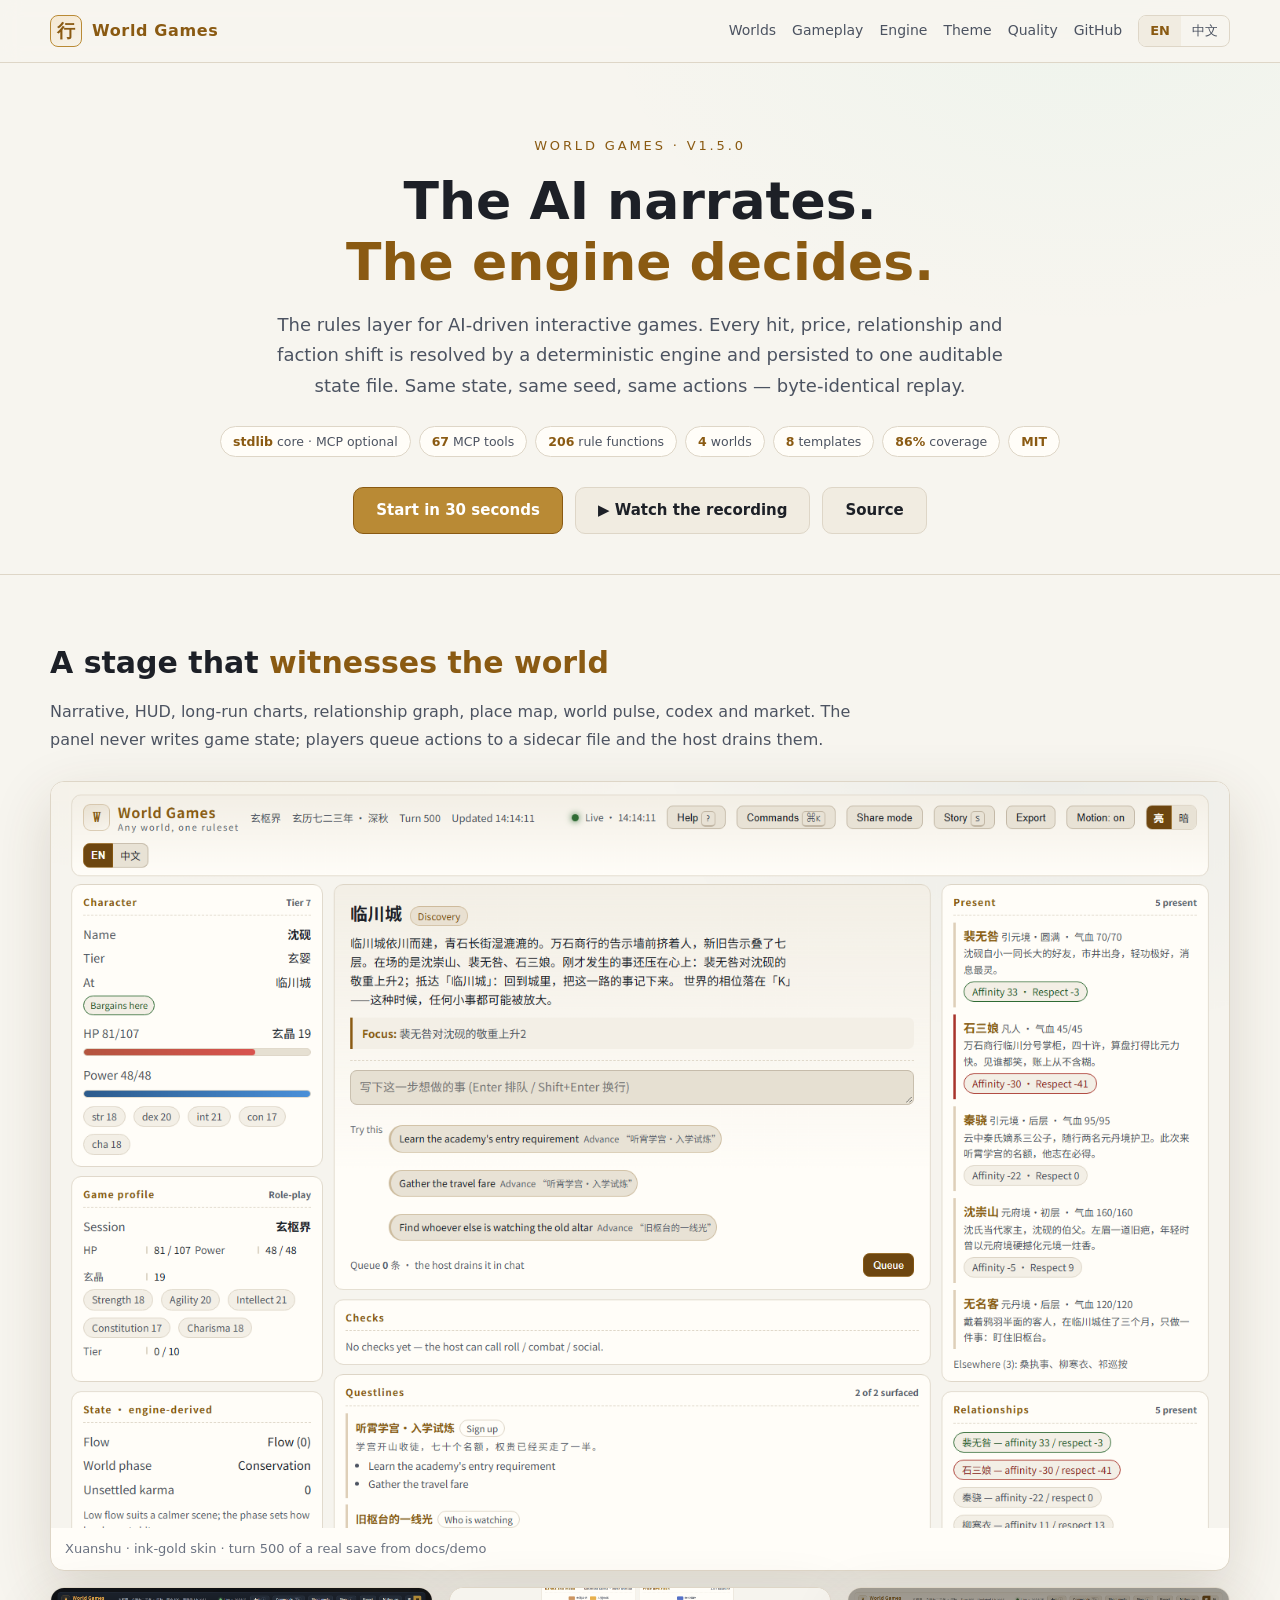
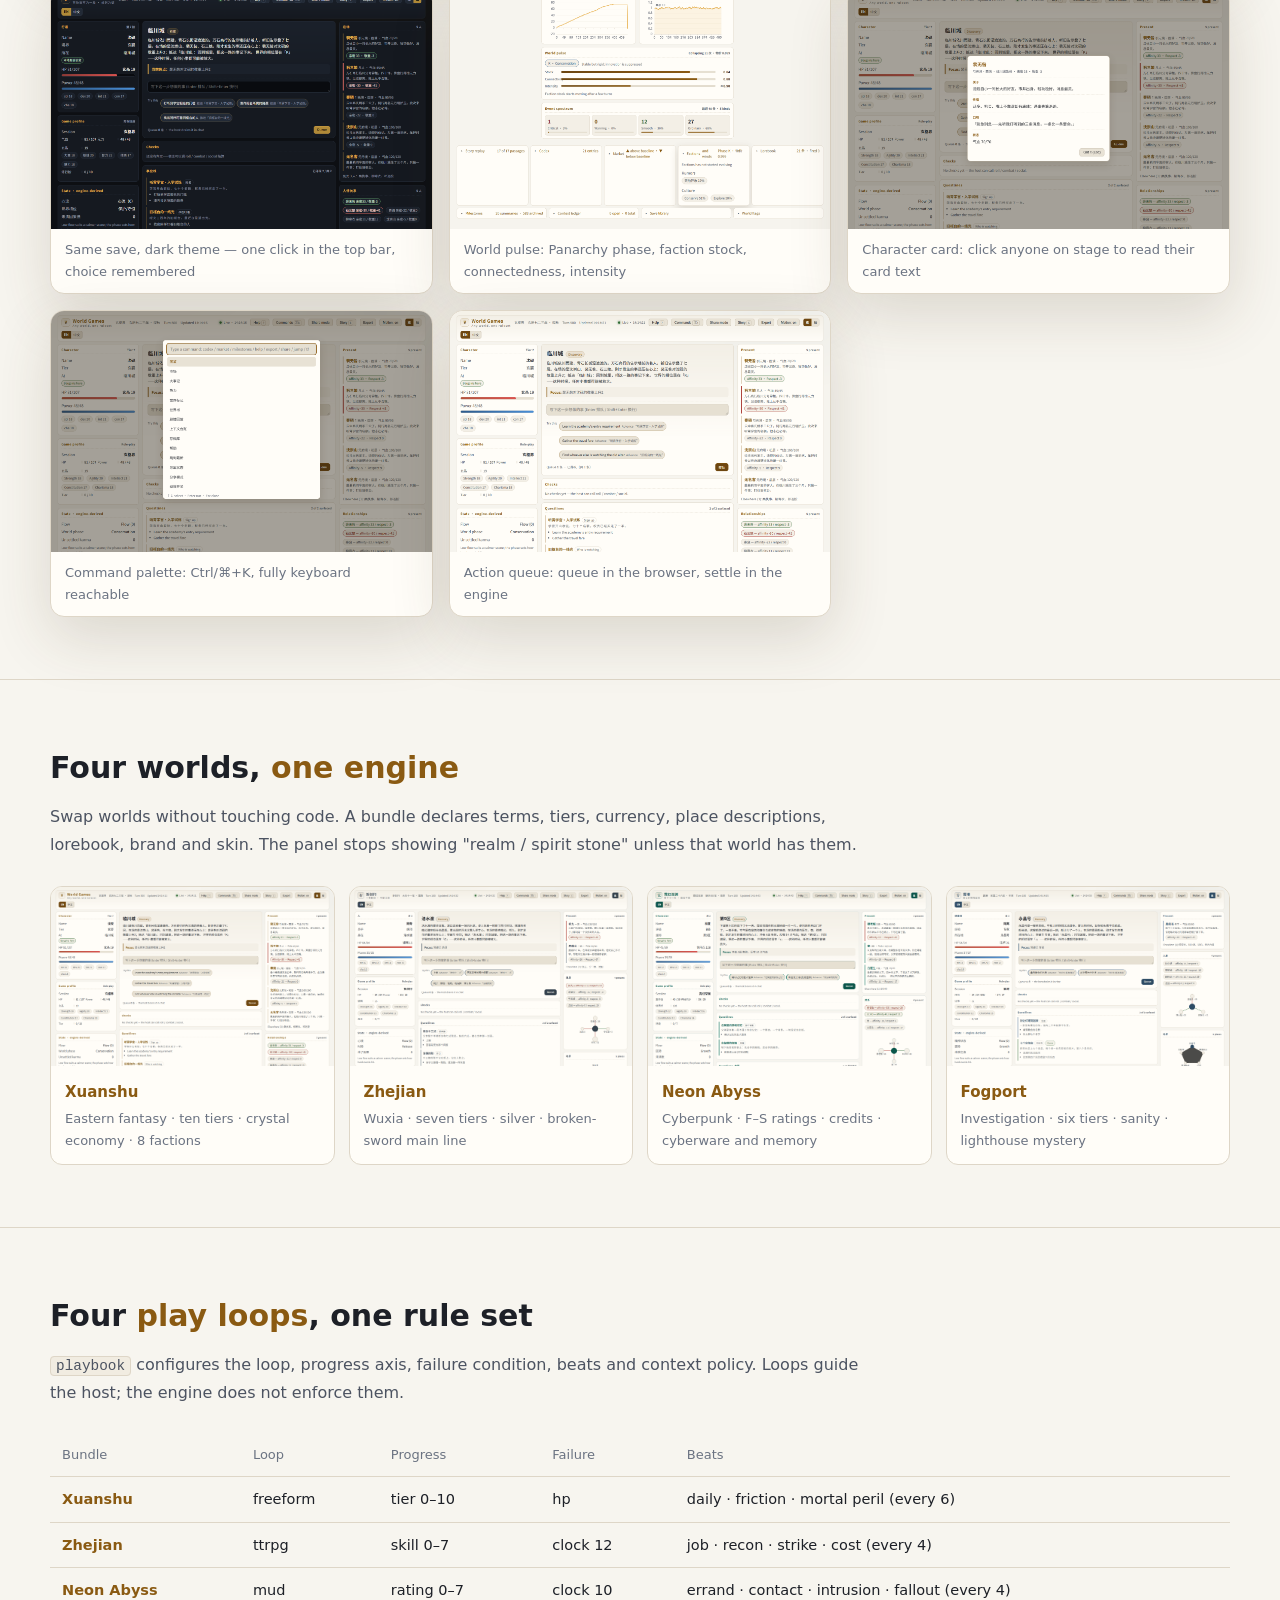
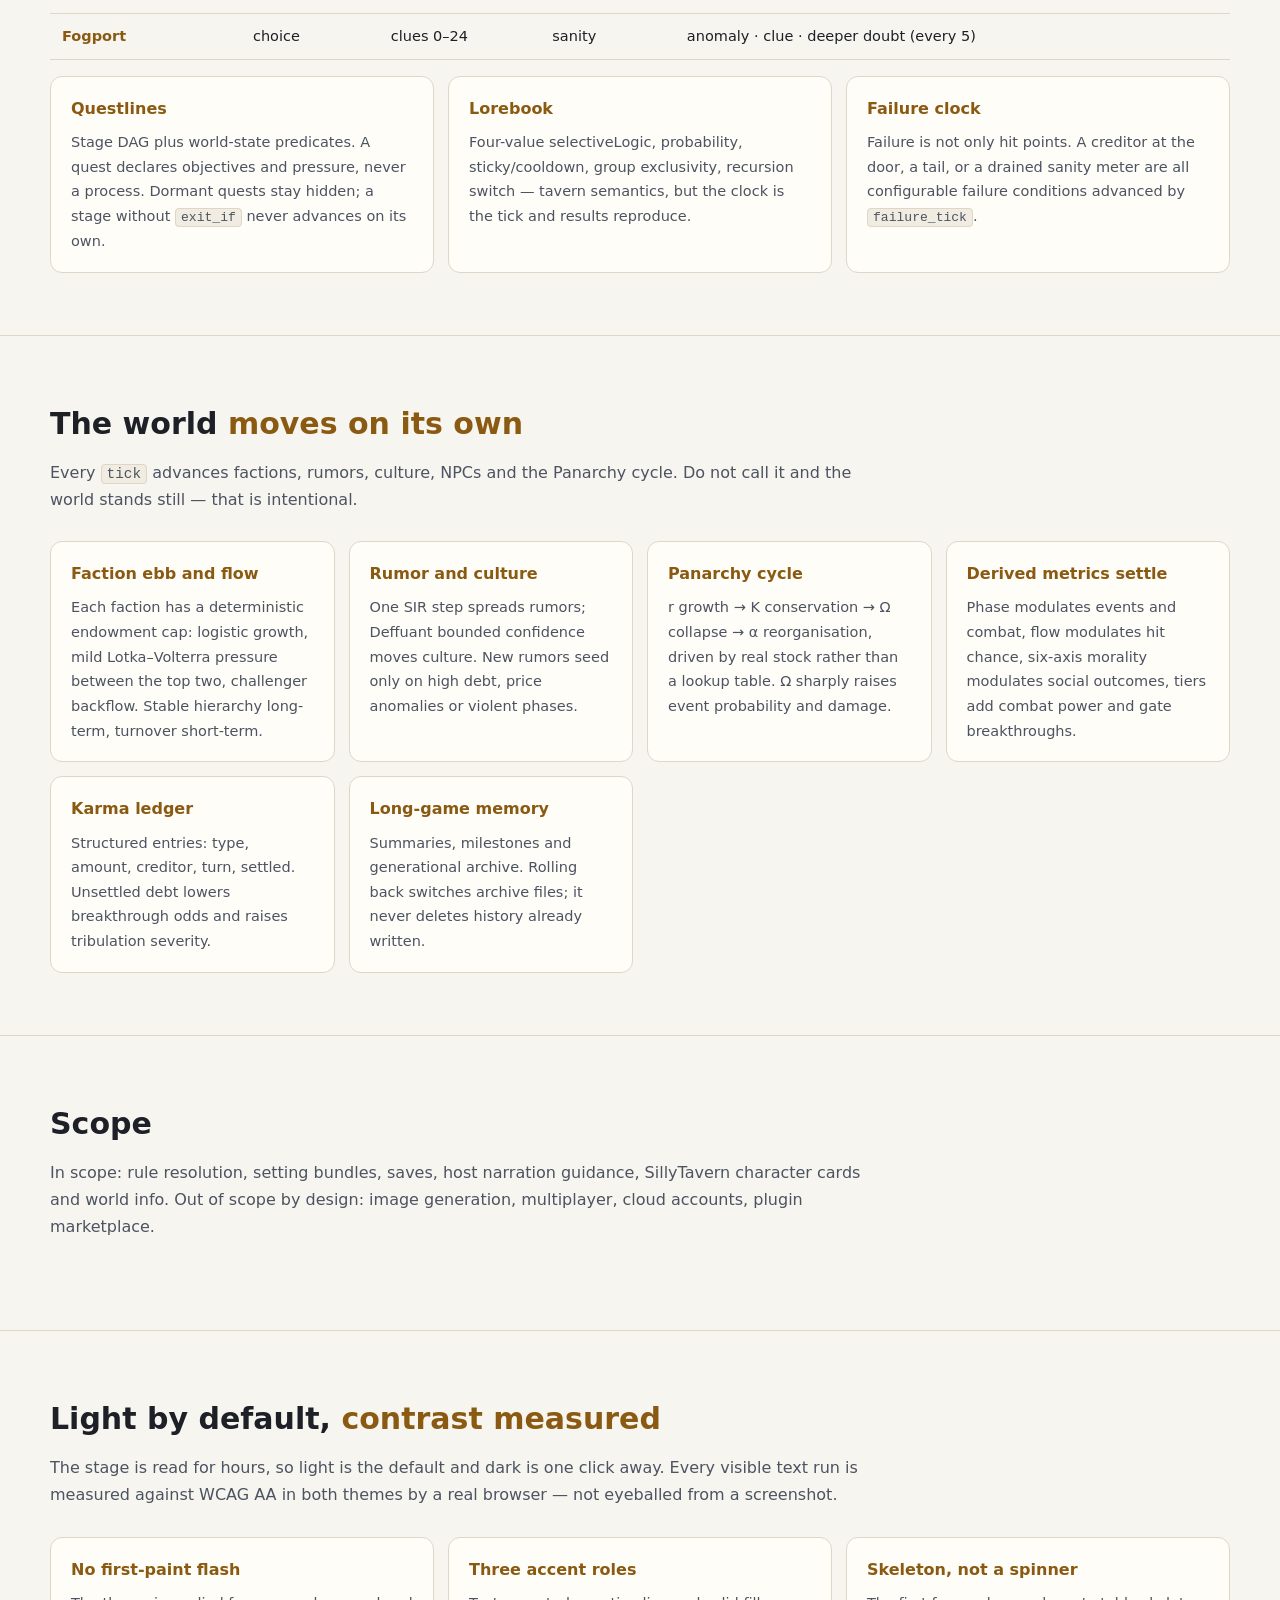
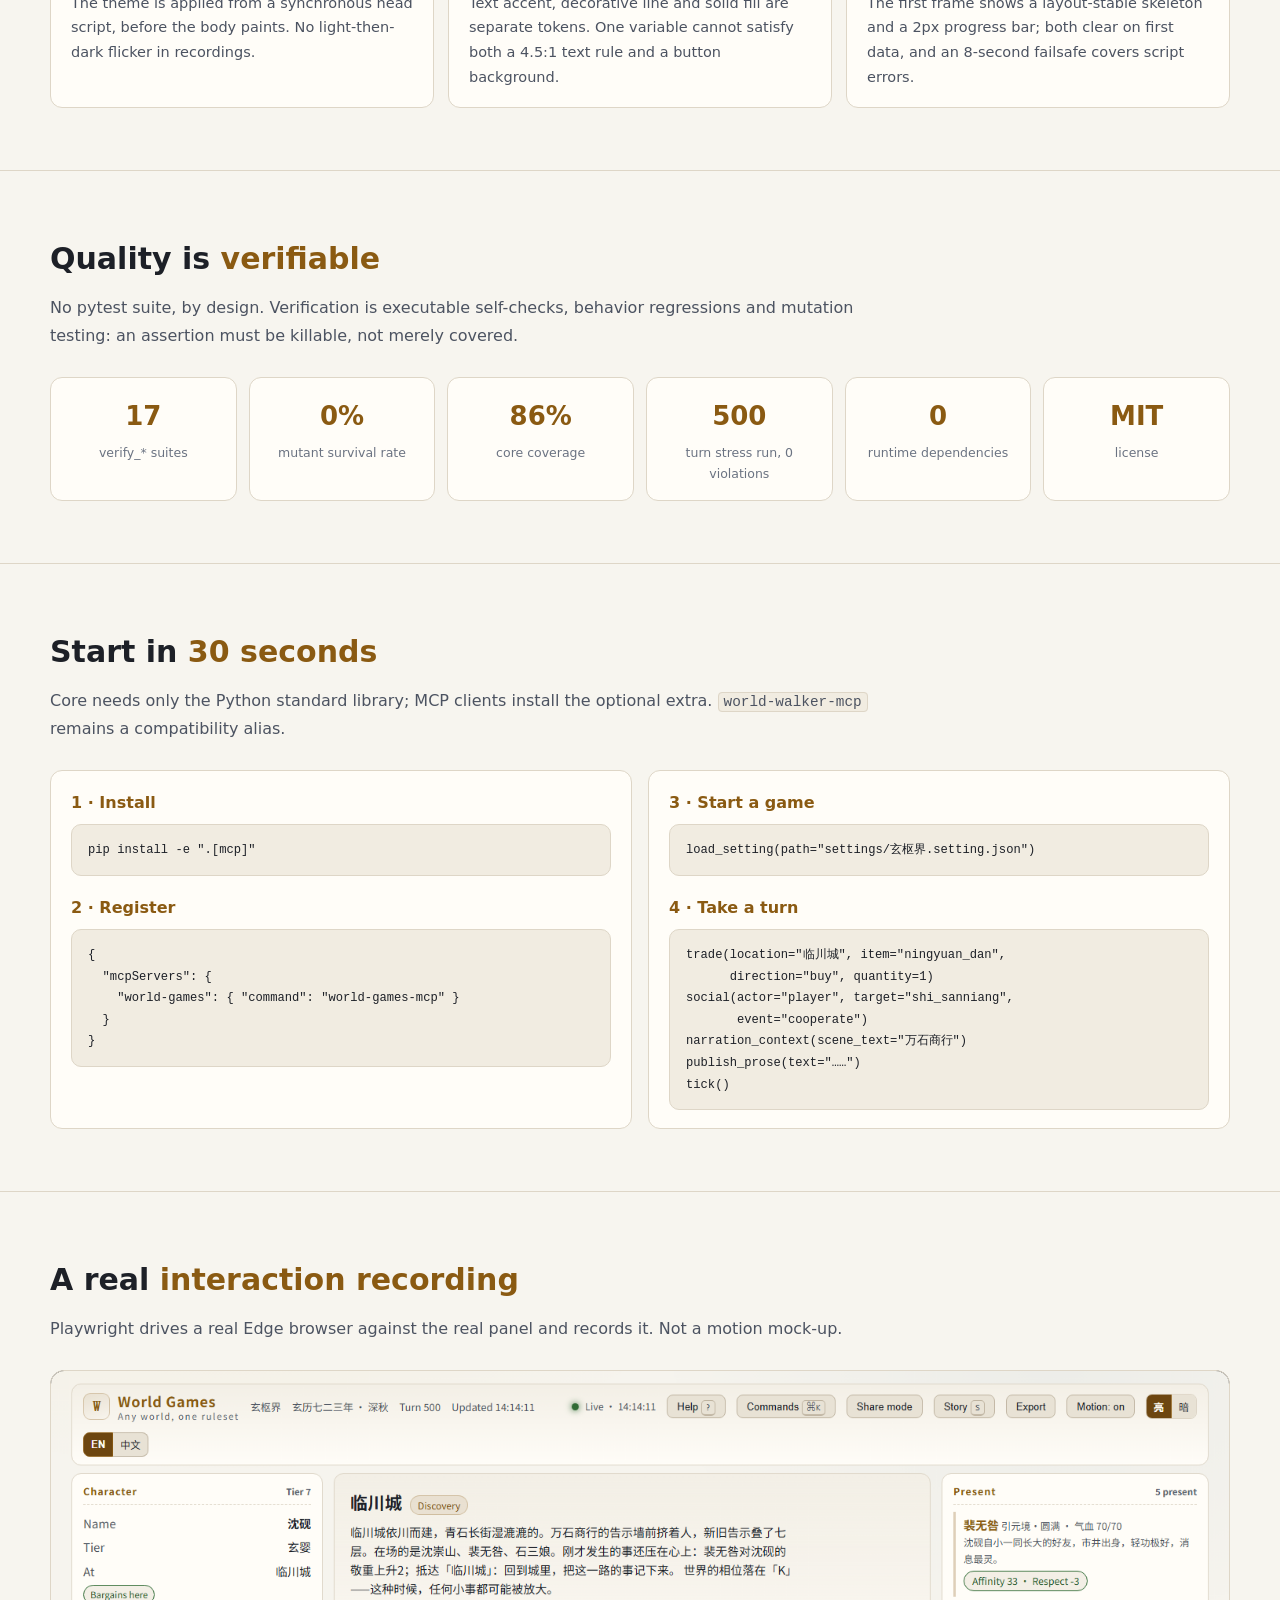
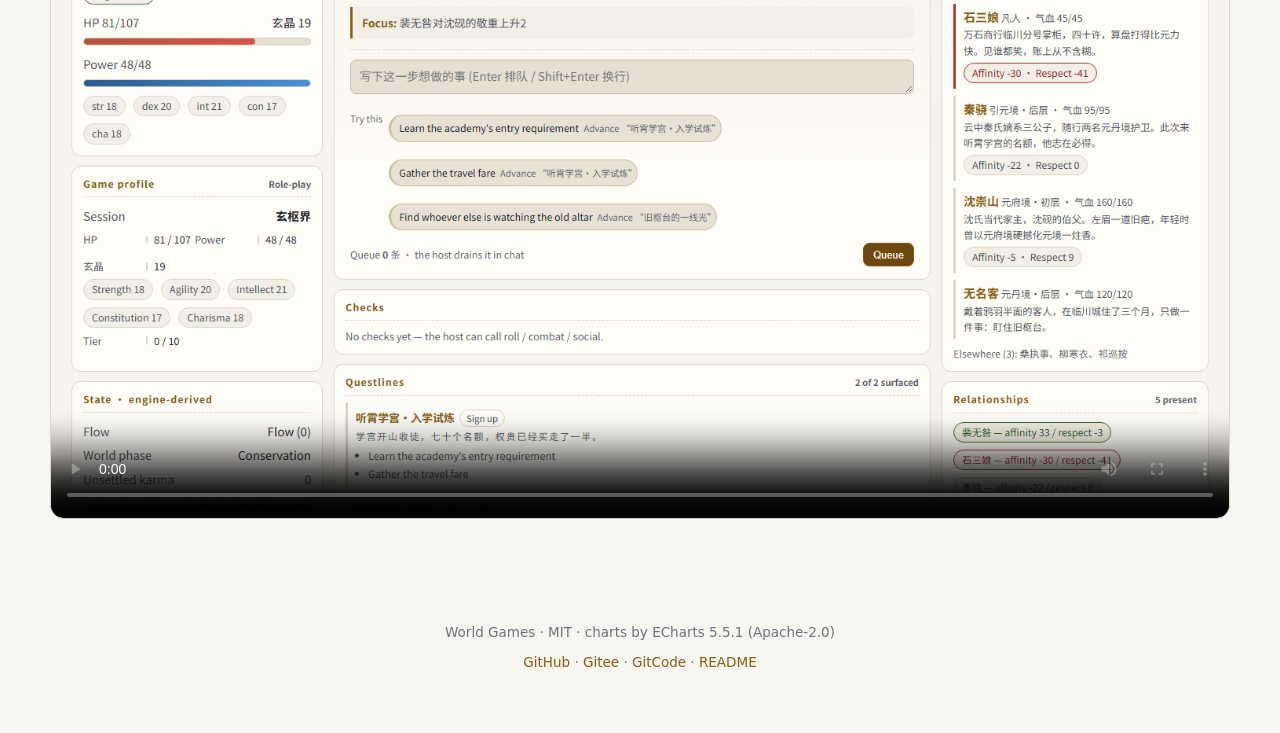
<file: docs/index.html>
<!DOCTYPE html>
<html lang="en">
<head>
<meta charset="UTF-8" />
<meta name="viewport" content="width=device-width, initial-scale=1" />
<title>World Games — the AI narrates, the engine decides</title>
<meta name="description" content="The rules layer for AI-driven interactive games: deterministic rule resolution, 64 MCP tools, a read-only live stage, four playable worlds." />
<meta property="og:title" content="World Games" />
<meta property="og:description" content="The AI narrates. The engine decides. 206 rule functions, 67 MCP tools, 4 playable worlds." />
<meta property="og:image" content="screenshots/stage-xuanshu.png" />
<meta property="og:type" content="website" />
<link rel="icon" href="data:image/svg+xml,%3Csvg xmlns='http://www.w3.org/2000/svg' viewBox='0 0 32 32'%3E%3Crect width='32' height='32' rx='7' fill='%230d0f13'/%3E%3Ctext x='16' y='22.5' font-size='17' text-anchor='middle' fill='%23e8b04b' font-family='serif'%3E%E8%A1%8C%3C/text%3E%3C/svg%3E" />
<style>
  /* 亮色默认，系统偏好暗色时自动切换（Pages 是对外门面，跟随访客环境最稳） */
  :root {
    --bg: #f7f5ef; --surface: #fffdf8; --surface2: #f1ece1; --line: #ded6c7;
    --text: #1d2027; --dim: #4c5361; --faint: #6b7382;
    --accent: #8a5a12; --accent-dim: #b98a35; --danger: #a8342b; --success: #2f6b34;
    --code-bg: #f1ece1; --nav-bg: rgba(247,245,239,.88); --shot-shadow: 0 20px 60px rgba(72,58,34,.16);
    color-scheme: light;
  }
  @media (prefers-color-scheme: dark) {
    :root {
      --bg: #0b0d11; --surface: #141820; --surface2: #1b212b; --line: #2b3341;
      --text: #ecebe6; --dim: #a3abb9; --faint: #7d8695;
      --accent: #e8b04b; --accent-dim: #8a6a2c; --danger: #e06c62; --success: #6fbf73;
      --code-bg: #0a0c10; --nav-bg: rgba(11,13,17,.86); --shot-shadow: 0 20px 60px rgba(0,0,0,.5);
      color-scheme: dark;
    }
  }
  * { box-sizing: border-box; margin: 0; padding: 0; }
  html { scroll-behavior: smooth; }
  body {
    background:
      radial-gradient(1200px 700px at 15% -10%, rgba(232,176,75,.06), transparent 60%),
      radial-gradient(900px 600px at 85% 0%, rgba(79,224,192,.05), transparent 55%),
      var(--bg);
    color: var(--text);
    font: 16px/1.7 system-ui, -apple-system, "Segoe UI", Roboto, sans-serif;
    -webkit-font-smoothing: antialiased;
  }
  a { color: var(--accent); text-decoration: none; }
  a:hover { text-decoration: underline; }
  code, pre { font-family: ui-monospace, "Cascadia Code", Consolas, monospace; }
  pre {
    background: var(--code-bg); border: 1px solid var(--line); border-radius: 10px;
    padding: 14px 16px; overflow: auto; font-size: 13.5px; line-height: 1.6;
  }
  code { background: var(--code-bg); border: 1px solid var(--line); border-radius: 4px;
         padding: 1px 5px; font-size: .9em; }
  pre code { background: none; border: 0; padding: 0; }
  .wrap { width: min(1180px, calc(100% - 40px)); margin: 0 auto; }

  nav {
    position: sticky; top: 0; z-index: 20;
    background: var(--nav-bg); backdrop-filter: blur(10px);
    border-bottom: 1px solid var(--line);
  }
  nav .wrap { display: flex; align-items: center; gap: 18px; height: 62px; flex-wrap: wrap; }
  .brand { display: flex; align-items: center; gap: 10px; }
  .seal {
    width: 32px; height: 32px; display: grid; place-items: center;
    border: 1px solid var(--accent-dim); border-radius: 8px;
    background: linear-gradient(160deg, rgba(232,176,75,.18), rgba(232,176,75,.04));
    color: var(--accent); font-family: Georgia, serif; font-weight: 700; font-size: 18px;
  }
  .brand b { font-size: 16px; color: var(--accent); letter-spacing: .04em; }
  nav .links { margin-left: auto; display: flex; gap: 16px; flex-wrap: wrap; align-items: center; }
  nav .links a { color: var(--dim); font-size: 14px; }
  nav .links a:hover { color: var(--text); }
  .lang { display: inline-flex; border: 1px solid var(--line); border-radius: 8px; overflow: hidden; }
  .lang button {
    background: transparent; border: 0; color: var(--dim); cursor: pointer;
    font: inherit; font-size: 13px; padding: 4px 11px;
  }
  .lang button[aria-pressed="true"] { background: var(--surface2); color: var(--accent); font-weight: 600; }

  header.hero { padding: 72px 0 40px; text-align: center; }
  .eyebrow { color: var(--accent); font-size: 13px; letter-spacing: .22em; text-transform: uppercase; }
  h1 { font-size: clamp(30px, 5vw, 52px); line-height: 1.18; margin: 14px 0 16px; font-weight: 700; }
  h1 .accent { color: var(--accent); }
  .lede { color: var(--dim); font-size: clamp(15px, 1.5vw, 18px); max-width: 760px; margin: 0 auto; }
  .badges { display: flex; gap: 8px; justify-content: center; flex-wrap: wrap; margin: 24px 0 30px; }
  .badge {
    font-size: 12.5px; color: var(--dim); border: 1px solid var(--line);
    background: var(--surface); border-radius: 999px; padding: 4px 12px;
  }
  .badge b { color: var(--accent); font-weight: 600; }
  .cta { display: flex; gap: 12px; justify-content: center; flex-wrap: wrap; }
  .btn {
    display: inline-flex; align-items: center; gap: 8px; min-height: 44px;
    padding: 10px 22px; border-radius: 10px; font-size: 15px; font-weight: 600;
    border: 1px solid var(--line); background: var(--surface2); color: var(--text);
    transition: .18s;
  }
  .btn:hover { text-decoration: none; border-color: var(--accent-dim); transform: translateY(-1px); }
  .btn.primary { background: linear-gradient(180deg, #b98a35, var(--accent-dim)); border-color: var(--accent); color: #fff; }

  section { padding: 62px 0; border-top: 1px solid var(--line); }
  h2 { font-size: clamp(22px, 3vw, 30px); margin-bottom: 10px; }
  h2 .accent { color: var(--accent); }
  .sub { color: var(--dim); margin-bottom: 28px; max-width: 820px; }

  .shot {
    border: 1px solid var(--line); border-radius: 14px; overflow: hidden;
    background: var(--surface); box-shadow: var(--shot-shadow);
  }
  .shot img { display: block; width: 100%; height: auto; }
  .caption { color: var(--faint); font-size: 13px; padding: 10px 14px; }

  .grid2 { display: grid; grid-template-columns: repeat(auto-fit, minmax(300px, 1fr)); gap: 16px; }
  .grid3 { display: grid; grid-template-columns: repeat(auto-fit, minmax(240px, 1fr)); gap: 14px; }
  .card {
    background: var(--surface); border: 1px solid var(--line); border-radius: 12px;
    padding: 18px 20px;
  }
  .card h3 { font-size: 16px; color: var(--accent); margin-bottom: 8px; }
  .card p { color: var(--dim); font-size: 14.5px; }

  table { width: 100%; border-collapse: collapse; font-size: 14.5px; }
  th, td { text-align: left; padding: 10px 12px; border-bottom: 1px solid var(--line); vertical-align: top; }
  th { color: var(--faint); font-weight: 500; font-size: 13px; }
  td b { color: var(--accent); }
  .scroll { overflow-x: auto; }

  .worlds { display: grid; grid-template-columns: repeat(auto-fit, minmax(250px, 1fr)); gap: 14px; }
  .world { border: 1px solid var(--line); border-radius: 12px; overflow: hidden; background: var(--surface); }
  .world img { width: 100%; display: block; }
  .world div { padding: 12px 14px; }
  .world b { color: var(--accent); font-size: 15px; }
  .world span { display: block; color: var(--faint); font-size: 13px; margin-top: 3px; }

  .metrics { display: grid; grid-template-columns: repeat(auto-fit, minmax(140px, 1fr)); gap: 12px; }
  .metric { background: var(--surface); border: 1px solid var(--line); border-radius: 12px; padding: 16px; text-align: center; }
  .metric .n { font-size: 26px; font-weight: 700; color: var(--accent); font-variant-numeric: tabular-nums; }
  .metric .l { font-size: 12.5px; color: var(--faint); margin-top: 4px; }

  footer { padding: 40px 0 60px; color: var(--faint); font-size: 13.5px; text-align: center; }
  video { width: 100%; display: block; border-radius: 14px; border: 1px solid var(--line); background: #000; }

  /* 语言切换：未选中的语言整段隐藏，且不能与页面布局规则打架。
     用 :not([data-active=...]) 直接命中"当前不显示的语言"，
     避免 .world span { display:block } 这类更具体的规则把 hidden 覆盖掉。 */
  html[data-active="en"] [data-lang="zh"],
  html[data-active="zh"] [data-lang="en"] { display: none !important; }
  /* Before the toggle script runs (or if JS is blocked) stay English-only,
     never show both languages stacked. */
  html:not([data-active]) [data-lang="zh"] { display: none !important; }
  html[data-active="en"] tr[data-lang="zh"],
  html[data-active="zh"] tr[data-lang="en"] { display: none !important; }
  html[data-active="en"] li[data-lang="zh"],
  html[data-active="zh"] li[data-lang="en"] { display: none !important; }
  tr[data-lang] { display: table-row; }
  li[data-lang] { display: list-item; }

  @media (prefers-reduced-motion: reduce) { * { animation: none !important; transition: none !important; } }
</style>
</head>
<body>

<nav>
  <div class="wrap">
    <span class="brand"><span class="seal">行</span><b>World Games</b></span>
    <span class="links">
      <a href="#worlds"><span data-lang="en">Worlds</span><span data-lang="zh">四套世界</span></a>
      <a href="#gameplay"><span data-lang="en">Gameplay</span><span data-lang="zh">玩法</span></a>
      <a href="#mechanics"><span data-lang="en">Engine</span><span data-lang="zh">引擎</span></a>
      <a href="#theme"><span data-lang="en">Theme</span><span data-lang="zh">主题</span></a>
      <a href="#quality"><span data-lang="en">Quality</span><span data-lang="zh">质量</span></a>
      <a href="https://github.com/badhope/world-walker">GitHub</a>
      <span class="lang" role="group" aria-label="Language">
        <button type="button" data-set-lang="en" aria-pressed="true">EN</button>
        <button type="button" data-set-lang="zh" aria-pressed="false">中文</button>
      </span>
    </span>
  </div>
</nav>

<header class="hero">
  <div class="wrap">
    <p class="eyebrow">World Games · v1.5.0</p>
    <h1>
      <span data-lang="en">The AI narrates.<br /><span class="accent">The engine decides.</span></span>
      <span data-lang="zh">AI 负责叙述，<span class="accent">引擎负责结算</span></span>
    </h1>
    <p class="lede">
      <span data-lang="en">The rules layer for AI-driven interactive games. Every hit, price, relationship and
      faction shift is resolved by a deterministic engine and persisted to one auditable state file.
      Same state, same seed, same actions — byte-identical replay.</span>
      <span data-lang="zh">AI 互动游戏的规则层。每一次命中、价格、关系与势力变化都由确定性引擎结算，
      写进同一份可审计的状态文件。相同状态、种子与行动序列，逐字节可复现。</span>
    </p>
    <div class="badges">
      <span class="badge"><b data-lang="en">stdlib</b><b data-lang="zh">标准库</b> <span data-lang="en">core · MCP optional</span><span data-lang="zh">核心 · MCP 可选</span></span>
      <span class="badge"><b>67</b> <span data-lang="en">MCP tools</span><span data-lang="zh">个 MCP 工具</span></span>
      <span class="badge"><b>206</b> <span data-lang="en">rule functions</span><span data-lang="zh">个规则函数</span></span>
      <span class="badge"><b>4</b> <span data-lang="en">worlds</span><span data-lang="zh">套世界</span></span>
      <span class="badge"><b>8</b> <span data-lang="en">templates</span><span data-lang="zh">套模板</span></span>
      <span class="badge"><b>86%</b> <span data-lang="en">coverage</span><span data-lang="zh">覆盖率</span></span>
      <span class="badge"><b>MIT</b></span>
    </div>
    <div class="cta">
      <a class="btn primary" href="#quickstart"><span data-lang="en">Start in 30 seconds</span><span data-lang="zh">三十秒上手</span></a>
      <a class="btn" href="screenshots/walkthrough.mp4"><span data-lang="en">▶ Watch the recording</span><span data-lang="zh">▶ 看交互录屏</span></a>
      <a class="btn" href="https://github.com/badhope/world-walker"><span data-lang="en">Source</span><span data-lang="zh">查看源码</span></a>
    </div>
  </div>
</header>

<section id="stage">
  <div class="wrap">
    <h2><span data-lang="en">A stage that <span class="accent">witnesses the world</span></span><span data-lang="zh">主舞台：<span class="accent">看世界怎么动</span></span></h2>
    <p class="sub">
      <span data-lang="en">Narrative, HUD, long-run charts, relationship graph, place map, world pulse, codex and market.
      The panel never writes game state; players queue actions to a sidecar file and the host drains them.</span>
      <span data-lang="zh">叙事、状态、曲线、关系网、地点图、世界脉搏、图鉴与市场。
      面板不写游戏状态；玩家把行动排进侧写队列，由宿主取走结算。</span>
    </p>
    <div class="shot">
      <img src="screenshots/stage-xuanshu.png" alt="Live stage, turn 500 of a real save" loading="lazy" />
      <div class="caption">
        <span data-lang="en">Xuanshu · ink-gold skin · turn 500 of a real save from docs/demo</span>
        <span data-lang="zh">玄枢界 · 墨金皮肤 · 第 500 回合（来自 docs/demo 的真实演示存档）</span>
      </div>
    </div>
    <div class="grid2" style="margin-top:16px">
      <div class="shot"><img src="screenshots/stage-xuanshu-dark.png" alt="The same save in dark theme" loading="lazy" /><div class="caption"><span data-lang="en">Same save, dark theme — one click in the top bar, choice remembered</span><span data-lang="zh">同一存档的暗色主题——顶栏一键切换，选择会被记住</span></div></div>
      <div class="shot"><img src="screenshots/drawer-world.png" alt="World pulse" loading="lazy" /><div class="caption"><span data-lang="en">World pulse: Panarchy phase, faction stock, connectedness, intensity</span><span data-lang="zh">世界脉搏：Panarchy 相位 / 势力存量 / 连接度 / 烈度</span></div></div>
      <div class="shot"><img src="screenshots/character-card.png" alt="Character card" loading="lazy" /><div class="caption"><span data-lang="en">Character card: click anyone on stage to read their card text</span><span data-lang="zh">角色卡：点开在场人物，读卡面文字</span></div></div>
      <div class="shot"><img src="screenshots/command-palette.png" alt="Command palette" loading="lazy" /><div class="caption"><span data-lang="en">Command palette: Ctrl/⌘+K, fully keyboard reachable</span><span data-lang="zh">命令面板：Ctrl/⌘+K，全键盘可达</span></div></div>
      <div class="shot"><img src="screenshots/action-queue.png" alt="Action queue" loading="lazy" /><div class="caption"><span data-lang="en">Action queue: queue in the browser, settle in the engine</span><span data-lang="zh">行动队列：浏览器排队，引擎结算</span></div></div>
    </div>
  </div>
</section>

<section id="worlds">
  <div class="wrap">
    <h2><span data-lang="en">Four worlds, <span class="accent">one engine</span></span><span data-lang="zh">四套世界，<span class="accent">同一套引擎</span></span></h2>
    <p class="sub">
      <span data-lang="en">Swap worlds without touching code. A bundle declares terms, tiers, currency, place
      descriptions, lorebook, brand and skin. The panel stops showing "realm / spirit stone" unless that world has them.</span>
      <span data-lang="zh">换世界不改代码。设定包里写清术语、等级阶梯、货币、地点描写、世界书、品牌与皮肤。
      面板上不会再出现"境界 / 灵石 / 修行轨"——除非这个世界本就该有。</span>
    </p>
    <div class="worlds">
      <div class="world"><img src="screenshots/stage-xuanshu.png" alt="Xuanshu" loading="lazy" /><div><b>Xuanshu</b><span><span data-lang="en">Eastern fantasy · ten tiers · crystal economy · 8 factions</span><span data-lang="zh">东方玄幻 · 十阶修行 · 玄晶经济 · 8 势力</span></span></div></div>
      <div class="world"><img src="screenshots/stage-ink.png" alt="Zhejian" loading="lazy" /><div><b>Zhejian</b><span><span data-lang="en">Wuxia · seven tiers · silver · broken-sword main line</span><span data-lang="zh">武侠 · 七阶身手 · 银两 · 断剑主线</span></span></div></div>
      <div class="world"><img src="screenshots/stage-neon.png" alt="Neon Abyss" loading="lazy" /><div><b>Neon Abyss</b><span><span data-lang="en">Cyberpunk · F–S ratings · credits · cyberware and memory</span><span data-lang="zh">赛博朋克 · F–S 评级 · 信用点 · 义体与记忆</span></span></div></div>
      <div class="world"><img src="screenshots/stage-neutral.png" alt="Fogport" loading="lazy" /><div><b>Fogport</b><span><span data-lang="en">Investigation · six tiers · sanity · lighthouse mystery</span><span data-lang="zh">调查悬疑 · 六阶调查 · 理智 · 灯塔谜题</span></span></div></div>
    </div>
  </div>
</section>

<section id="gameplay">
  <div class="wrap">
    <h2><span data-lang="en">Four <span class="accent">play loops</span>, one rule set</span><span data-lang="zh">四种<span class="accent">玩法循环</span>，同一套规则</span></h2>
    <p class="sub">
      <span data-lang="en"><code>playbook</code> configures the loop, progress axis, failure condition, beats and
      context policy. Loops guide the host; the engine does not enforce them.</span>
      <span data-lang="zh"><code>playbook</code> 配置循环类型、进度轴、失败条件、节拍和上下文策略。
      玩法循环是宿主叙事指引，不由引擎强制执行。</span>
    </p>
    <div class="scroll">
      <table>
        <thead>
          <tr>
            <th><span data-lang="en">Bundle</span><span data-lang="zh">设定包</span></th>
            <th><span data-lang="en">Loop</span><span data-lang="zh">玩法循环</span></th>
            <th><span data-lang="en">Progress</span><span data-lang="zh">进度轴</span></th>
            <th><span data-lang="en">Failure</span><span data-lang="zh">失败条件</span></th>
            <th><span data-lang="en">Beats</span><span data-lang="zh">节拍</span></th>
          </tr>
        </thead>
        <tbody>
          <tr>
            <td><b>Xuanshu</b></td>
            <td><span data-lang="en">freeform</span><span data-lang="zh">自由推进 freeform</span></td>
            <td><span data-lang="en">tier 0–10</span><span data-lang="zh">修行阶 0–10</span></td>
            <td><span data-lang="en">hp</span><span data-lang="zh">重伤退场（hp）</span></td>
            <td><span data-lang="en">daily · friction · mortal peril (every 6)</span><span data-lang="zh">日常修行 → 势力摩擦 → 生死一线（每 6 回合）</span></td>
          </tr>
          <tr>
            <td><b>Zhejian</b></td>
            <td><span data-lang="en">ttrpg</span><span data-lang="zh">声明→判定→后果 ttrpg</span></td>
            <td><span data-lang="en">skill 0–7</span><span data-lang="zh">身手 0–7</span></td>
            <td><span data-lang="en">clock 12</span><span data-lang="zh">债主上门（clock 12）</span></td>
            <td><span data-lang="en">job · recon · strike · cost (every 4)</span><span data-lang="zh">接活 → 踩点 → 动手 → 代价（每 4 回合）</span></td>
          </tr>
          <tr>
            <td><b>Neon Abyss</b></td>
            <td><span data-lang="en">mud</span><span data-lang="zh">地点与命令 mud</span></td>
            <td><span data-lang="en">rating 0–7</span><span data-lang="zh">评级 0–7</span></td>
            <td><span data-lang="en">clock 10</span><span data-lang="zh">被盯上（clock 10）</span></td>
            <td><span data-lang="en">errand · contact · intrusion · fallout (every 4)</span><span data-lang="zh">跑腿 → 接头 → 侵入 → 翻车（每 4 回合）</span></td>
          </tr>
          <tr>
            <td><b>Fogport</b></td>
            <td><span data-lang="en">choice</span><span data-lang="zh">选项推进 choice</span></td>
            <td><span data-lang="en">clues 0–24</span><span data-lang="zh">线索 0–24</span></td>
            <td><span data-lang="en">sanity</span><span data-lang="zh">理智（sanity）</span></td>
            <td><span data-lang="en">anomaly · clue · deeper doubt (every 5)</span><span data-lang="zh">异常 → 线索 → 更深的疑问（每 5 回合）</span></td>
          </tr>
        </tbody>
      </table>
    </div>
    <div class="grid3" style="margin-top:16px">
      <div class="card"><h3><span data-lang="en">Questlines</span><span data-lang="zh">事业线</span></h3><p><span data-lang="en">Stage DAG plus world-state predicates. A quest declares objectives and pressure, never a process. Dormant quests stay hidden; a stage without <code>exit_if</code> never advances on its own.</span><span data-lang="zh">stage DAG + 世界状态谓词。任务只声明目标与压力，不声明过程；dormant 的线不显示，没 <code>exit_if</code> 的一幕永不自动推进。</span></p></div>
      <div class="card"><h3><span data-lang="en">Lorebook</span><span data-lang="zh">世界书</span></h3><p><span data-lang="en">Four-value selectiveLogic, probability, sticky/cooldown, group exclusivity, recursion switch — tavern semantics, but the clock is the tick and results reproduce.</span><span data-lang="zh">selectiveLogic 四值、概率、sticky/cooldown、同组互斥、递归开关——与酒馆语义对齐，但时间是 tick，可复现。</span></p></div>
      <div class="card"><h3><span data-lang="en">Failure clock</span><span data-lang="zh">失败钟</span></h3><p><span data-lang="en">Failure is not only hit points. A creditor at the door, a tail, or a drained sanity meter are all configurable failure conditions advanced by <code>failure_tick</code>.</span><span data-lang="zh">不是"扣血才算失败"：债主上门、被盯上、理智耗尽都是可配置的失败条件，由 <code>failure_tick</code> 推进。</span></p></div>
    </div>
  </div>
</section>

<section id="mechanics">
  <div class="wrap">
    <h2><span data-lang="en">The world <span class="accent">moves on its own</span></span><span data-lang="zh">世界<span class="accent">自己会动</span></span></h2>
    <p class="sub">
      <span data-lang="en">Every <code>tick</code> advances factions, rumors, culture, NPCs and the Panarchy cycle.
      Do not call it and the world stands still — that is intentional.</span>
      <span data-lang="zh">宿主调用 <code>tick</code> 时推进世界演化，包括势力、谣言、风气、NPC 与 Panarchy 相位。
      不调用时世界不会自行推进。</span>
    </p>
    <div class="grid3">
      <div class="card"><h3><span data-lang="en">Faction ebb and flow</span><span data-lang="zh">势力消长</span></h3><p><span data-lang="en">Each faction has a deterministic endowment cap: logistic growth, mild Lotka–Volterra pressure between the top two, challenger backflow. Stable hierarchy long-term, turnover short-term.</span><span data-lang="zh">每个势力有确定性禀赋上限，logistic 增长 + 头部两家 Lotka–Volterra 温和压制 + 挑战者回流。长期有格局，短期有换手。</span></p></div>
      <div class="card"><h3><span data-lang="en">Rumor and culture</span><span data-lang="zh">谣言与风气</span></h3><p><span data-lang="en">One SIR step spreads rumors; Deffuant bounded confidence moves culture. New rumors seed only on high debt, price anomalies or violent phases.</span><span data-lang="zh">SIR 一步传播谣言，Deffuant 有界信任推动风气。业债高、物价异动、相位剧烈时才播种新传闻。</span></p></div>
      <div class="card"><h3><span data-lang="en">Panarchy cycle</span><span data-lang="zh">Panarchy 四段环</span></h3><p><span data-lang="en">r growth → K conservation → Ω collapse → α reorganisation, driven by real stock rather than a lookup table. Ω sharply raises event probability and damage.</span><span data-lang="zh">r 增长 → K 守恒 → Ω 崩溃 → α 重组，由真实存量驱动，不是查表。Ω 期事件概率与伤害显著更高。</span></p></div>
      <div class="card"><h3><span data-lang="en">Derived metrics settle</span><span data-lang="zh">派生指标进结算</span></h3><p><span data-lang="en">Phase modulates events and combat, flow modulates hit chance, six-axis morality modulates social outcomes, tiers add combat power and gate breakthroughs.</span><span data-lang="zh">相位调制事件与战斗，心流调制命中，六维道德调制社交，等级阶梯给战力加成并限制突破。</span></p></div>
      <div class="card"><h3><span data-lang="en">Karma ledger</span><span data-lang="zh">因果债</span></h3><p><span data-lang="en">Structured entries: type, amount, creditor, turn, settled. Unsettled debt lowers breakthrough odds and raises tribulation severity.</span><span data-lang="zh">结构化账本：类型 / 金额 / 债主 / 回合 / 是否结清。未清债务压低突破成功率，并进入"天劫"强度。</span></p></div>
      <div class="card"><h3><span data-lang="en">Long-game memory</span><span data-lang="zh">长局记忆</span></h3><p><span data-lang="en">Summaries, milestones and generational archive. Rolling back switches archive files; it never deletes history already written.</span><span data-lang="zh">摘要 + 大事记 + 世代归档。回退只切换归档文件，绝不删除已写下的历史。</span></p></div>
    </div>
  </div>
</section>

<section id="compare">
  <div class="wrap">
    <h2><span data-lang="en">Scope</span><span data-lang="zh">项目<span class="accent">范围</span></span></h2>
    <p class="sub">
      <span data-lang="en">In scope: rule resolution, setting bundles, saves, host narration guidance, SillyTavern
      character cards and world info. Out of scope by design: image generation, multiplayer, cloud accounts,
      plugin marketplace.</span>
      <span data-lang="zh">提供规则结算、设定包、存档和宿主叙事指引，并支持读取 SillyTavern 角色卡与世界书。
      明确不做：图像生成、多人联机、云端账号体系、插件市场。</span>
    </p>
  </div>
</section>

<section id="theme">
  <div class="wrap">
    <h2><span data-lang="en">Light by default, <span class="accent">contrast measured</span></span><span data-lang="zh">默认亮色<span class="accent">对比度实测</span></span></h2>
    <p class="sub">
      <span data-lang="en">The stage is read for hours, so light is the default and dark is one click away.
      Every visible text run is measured against WCAG AA in both themes by a real browser — not eyeballed from a screenshot.</span>
      <span data-lang="zh">主舞台是要长时间读的，所以默认亮色，暗色一键可达。
      两套主题下每个可见文本都由真实浏览器实测 WCAG AA 对比度——不靠肉眼看截图。</span>
    </p>
    <div class="grid3">
      <div class="card"><h3><span data-lang="en">No first-paint flash</span><span data-lang="zh">首帧不闪</span></h3>
        <p><span data-lang="en">The theme is applied from a synchronous head script, before the body paints. No light-then-dark flicker in recordings.</span>
        <span data-lang="zh">主题由 &lt;head&gt; 里的同步脚本在首帧前应用，不会先 paint 亮色再跳暗色。</span></p></div>
      <div class="card"><h3><span data-lang="en">Three accent roles</span><span data-lang="zh">主色三分</span></h3>
        <p><span data-lang="en">Text accent, decorative line and solid fill are separate tokens. One variable cannot satisfy both a 4.5:1 text rule and a button background.</span>
        <span data-lang="zh">文字强调、装饰描边、实心填充是三个 token。一个变量无法同时满足 4.5:1 的文字规则与按钮底色。</span></p></div>
      <div class="card"><h3><span data-lang="en">Skeleton, not a spinner</span><span data-lang="zh">骨架屏而非转圈</span></h3>
        <p><span data-lang="en">The first frame shows a layout-stable skeleton and a 2px progress bar; both clear on first data, and an 8-second failsafe covers script errors.</span>
        <span data-lang="zh">首帧是布局稳定的骨架屏 + 2px 进度条，数据到达即撤；脚本异常有 8 秒兜底。</span></p></div>
    </div>
  </div>
</section>

<section id="quality">
  <div class="wrap">
    <h2><span data-lang="en">Quality is <span class="accent">verifiable</span></span><span data-lang="zh">质量是<span class="accent">可验证的</span></span></h2>
    <p class="sub">
      <span data-lang="en">No pytest suite, by design. Verification is executable self-checks, behavior regressions
      and mutation testing: an assertion must be killable, not merely covered.</span>
      <span data-lang="zh">没有 pytest 套件，这是设计选择。验证包括可执行自检、行为回归和变异测试：
      断言必须能被"改坏代码"杀死，而不是只被覆盖率统计到。</span>
    </p>
    <div class="metrics">
      <div class="metric"><div class="n">17</div><div class="l"><span data-lang="en">verify_* suites</span><span data-lang="zh">个 verify_* 自检</span></div></div>
      <div class="metric"><div class="n">0%</div><div class="l"><span data-lang="en">mutant survival rate</span><span data-lang="zh">变异存活率</span></div></div>
      <div class="metric"><div class="n">86%</div><div class="l"><span data-lang="en">core coverage</span><span data-lang="zh">核心域覆盖率</span></div></div>
      <div class="metric"><div class="n">500</div><div class="l"><span data-lang="en">turn stress run, 0 violations</span><span data-lang="zh">轮真实压测，0 违规</span></div></div>
      <div class="metric"><div class="n">0</div><div class="l"><span data-lang="en">runtime dependencies</span><span data-lang="zh">个运行时依赖</span></div></div>
      <div class="metric"><div class="n">MIT</div><div class="l"><span data-lang="en">license</span><span data-lang="zh">许可</span></div></div>
    </div>
  </div>
</section>

<section id="quickstart">
  <div class="wrap">
    <h2><span data-lang="en">Start in <span class="accent">30 seconds</span></span><span data-lang="zh">三十秒<span class="accent">上手</span></span></h2>
    <p class="sub">
      <span data-lang="en">Core needs only the Python standard library; MCP clients install the optional extra.
      <code>world-walker-mcp</code> remains a compatibility alias.</span>
      <span data-lang="zh">核心仅需 Python 标准库；MCP 客户端需要安装可选依赖。旧命令 world-walker-mcp 保留为兼容别名。</span>
    </p>
    <div class="grid2">
      <div class="card">
        <h3>1 · <span data-lang="en">Install</span><span data-lang="zh">安装</span></h3>
        <pre><code>pip install -e ".[mcp]"</code></pre>
        <h3 style="margin-top:18px">2 · <span data-lang="en">Register</span><span data-lang="zh">接入</span></h3>
        <pre><code>{
  "mcpServers": {
    "world-games": { "command": "world-games-mcp" }
  }
}</code></pre>
      </div>
      <div class="card">
        <h3>3 · <span data-lang="en">Start a game</span><span data-lang="zh">开一局</span></h3>
        <pre><code>load_setting(path="settings/玄枢界.setting.json")</code></pre>
        <h3 style="margin-top:18px">4 · <span data-lang="en">Take a turn</span><span data-lang="zh">走一步</span></h3>
        <pre><code>trade(location="临川城", item="ningyuan_dan",
      direction="buy", quantity=1)
social(actor="player", target="shi_sanniang",
       event="cooperate")
narration_context(scene_text="万石商行")
publish_prose(text="……")
tick()</code></pre>
      </div>
    </div>
  </div>
</section>

<section id="video">
  <div class="wrap">
    <h2><span data-lang="en">A real <span class="accent">interaction recording</span></span><span data-lang="zh">真实交互<span class="accent">录屏</span></span></h2>
    <p class="sub">
      <span data-lang="en">Playwright drives a real Edge browser against the real panel and records it. Not a motion mock-up.</span>
      <span data-lang="zh">Playwright 在真实 Edge 中操作真实面板并录制，不是动效演示稿。</span>
    </p>
    <video controls preload="metadata" poster="screenshots/stage-xuanshu.png">
      <source src="screenshots/walkthrough.mp4" type="video/mp4" />
      <span data-lang="en">Your browser does not support video. <a href="screenshots/walkthrough.mp4">Download it</a>.</span>
      <span data-lang="zh">你的浏览器不支持 video 标签，可直接 <a href="screenshots/walkthrough.mp4">下载观看</a>。</span>
    </video>
  </div>
</section>

<footer>
  <div class="wrap">
    <p>World Games · MIT · <span data-lang="en">charts by ECharts 5.5.1 (Apache-2.0)</span><span data-lang="zh">图表库 ECharts 5.5.1（Apache-2.0）</span></p>
    <p style="margin-top:8px">
      <a href="https://github.com/badhope/world-walker">GitHub</a> ·
      <a href="https://gitee.com/badhope/world-walker">Gitee</a> ·
      <a href="https://gitcode.com/badhope/world-walker">GitCode</a> ·
      <a href="https://github.com/badhope/world-walker#readme">README</a>
    </p>
  </div>
</footer>

<script>
(function () {
  var root = document.documentElement;
  var buttons = document.querySelectorAll('[data-set-lang]');
  var stored = null;
  try { stored = localStorage.getItem('wg-lang'); } catch (e) { /* storage blocked */ }
  var initial = stored === 'zh' || stored === 'en' ? stored : 'en';

  function apply(lang) {
    root.setAttribute('data-active', lang);
    root.setAttribute('lang', lang === 'zh' ? 'zh-CN' : 'en');
    for (var i = 0; i < buttons.length; i++) {
      buttons[i].setAttribute('aria-pressed', buttons[i].getAttribute('data-set-lang') === lang ? 'true' : 'false');
    }
    try { localStorage.setItem('wg-lang', lang); } catch (e) { /* storage blocked */ }
  }

  for (var i = 0; i < buttons.length; i++) {
    buttons[i].addEventListener('click', function () { apply(this.getAttribute('data-set-lang')); });
  }
  apply(initial);
})();
</script>

</body>
</html>
</file>
